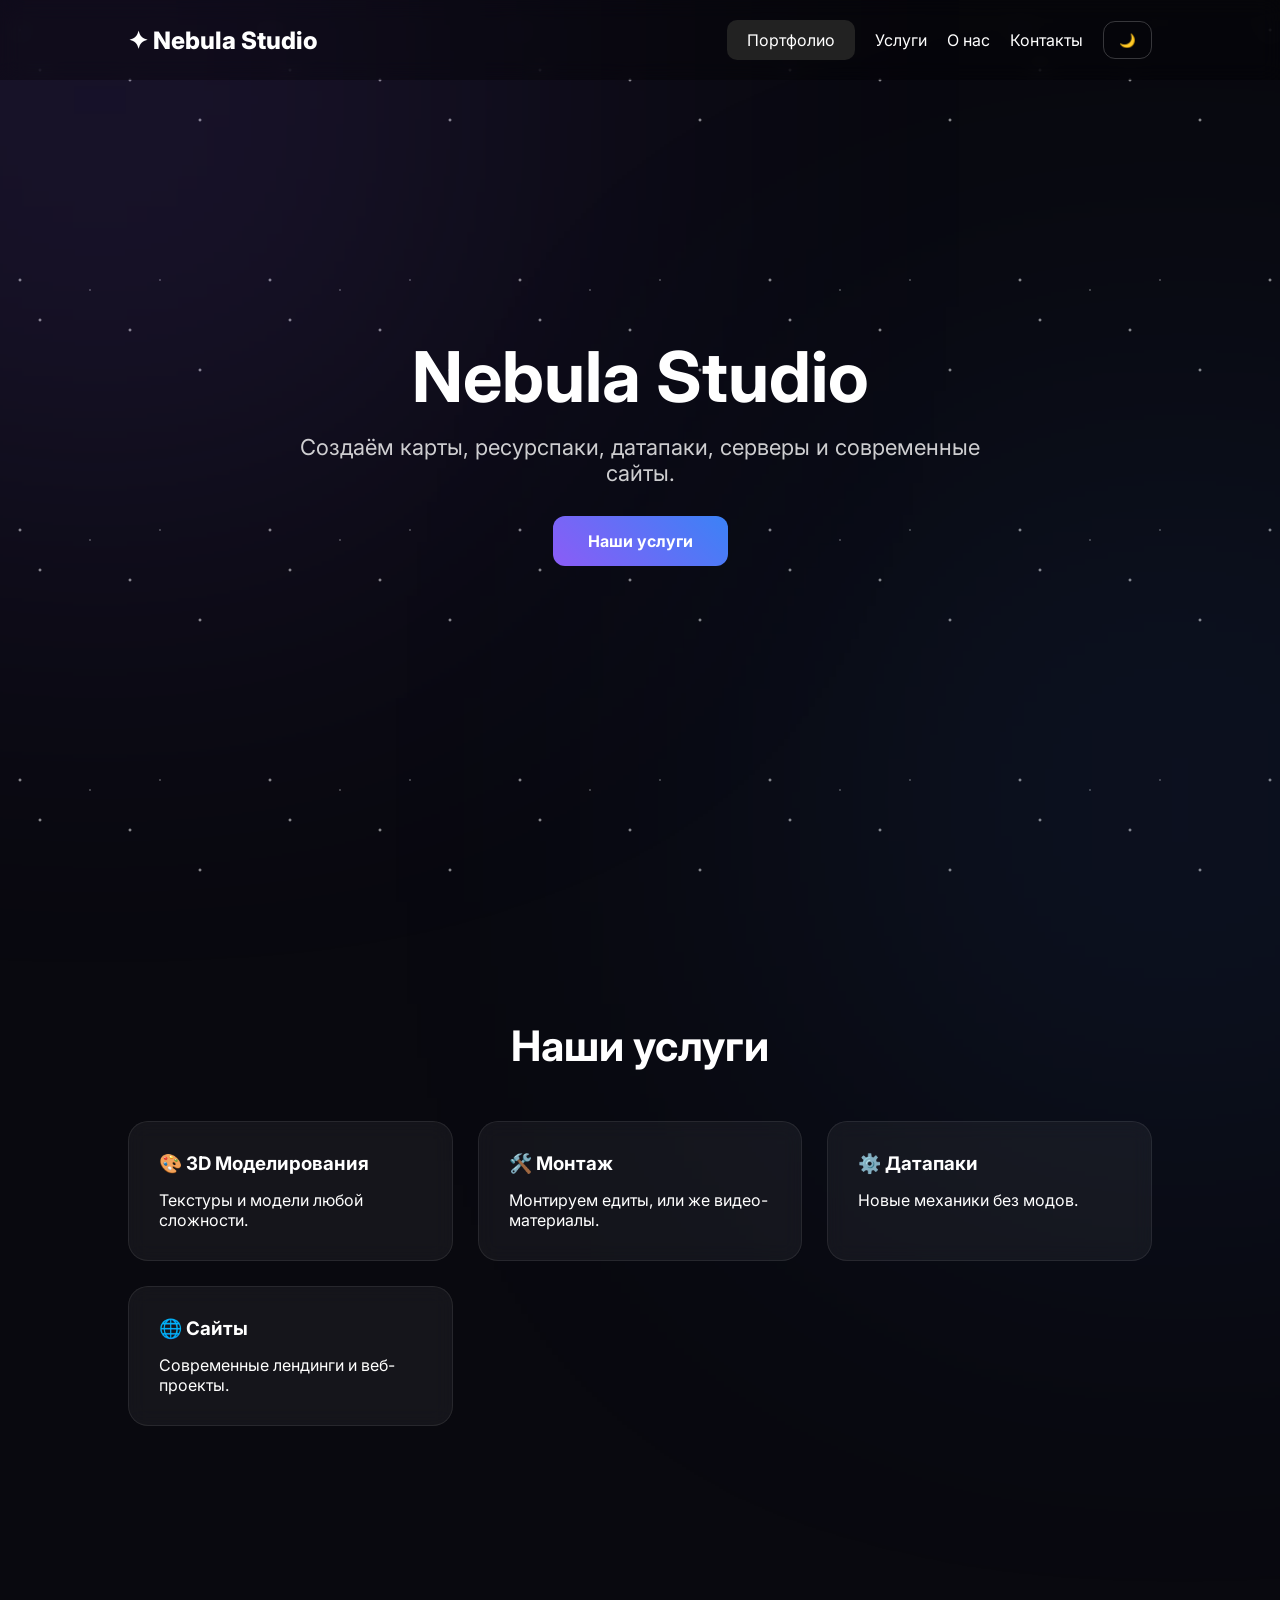
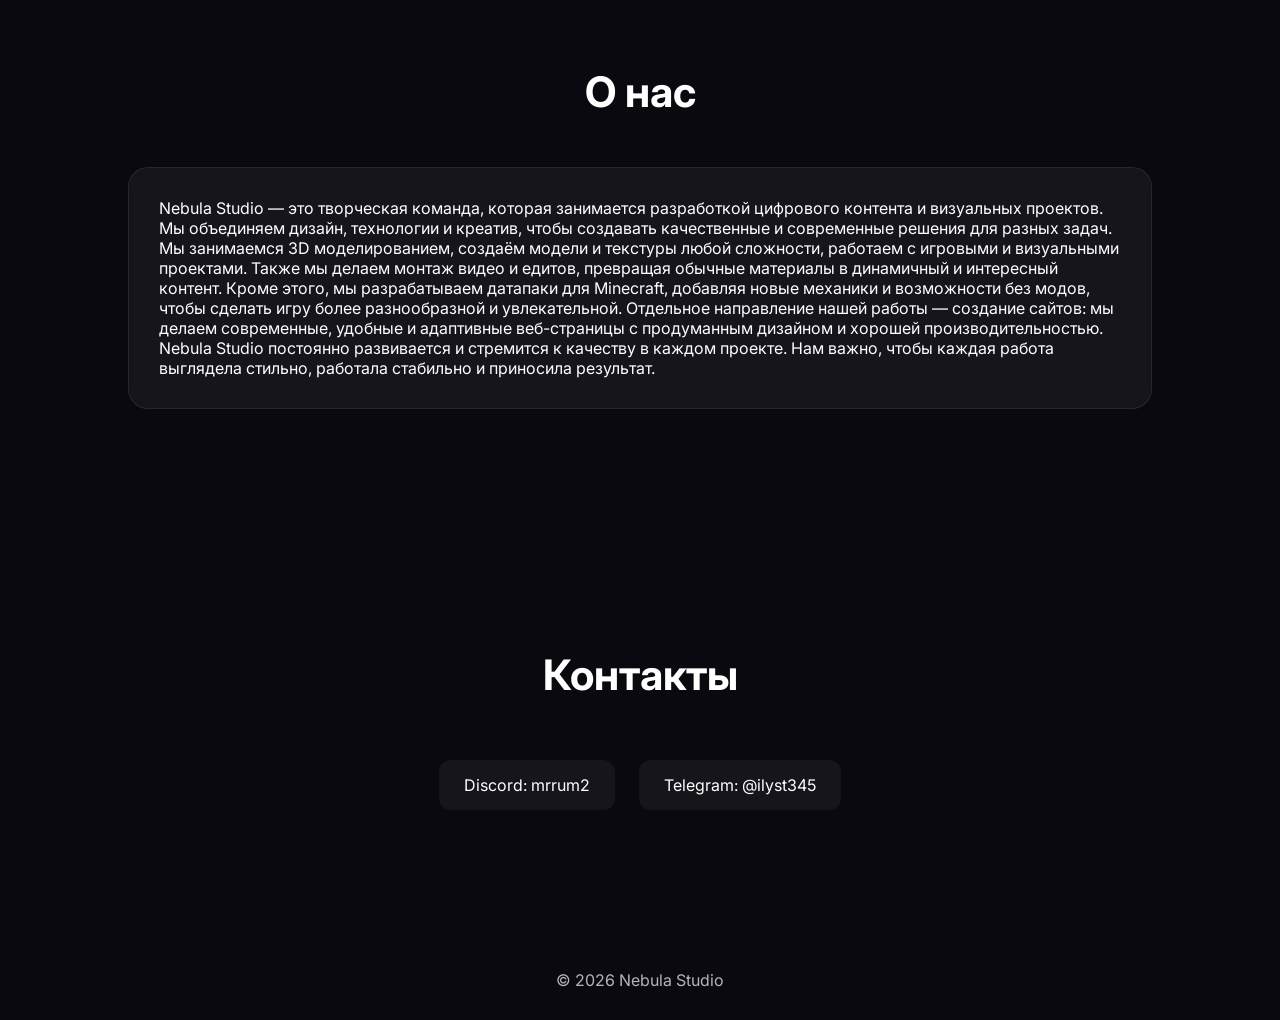
<file: index.html>
<!DOCTYPE html>
<html lang="ru">
<head>
<meta charset="UTF-8">
<meta name="viewport" content="width=device-width, initial-scale=1.0">
<title>Nebula Studio</title>

<link href="https://fonts.googleapis.com/css2?family=Inter:wght@400;600;700;800&display=swap" rel="stylesheet">

<style>
:root{
--bg:#09090f;
--text:#ffffff;
--card:rgba(255,255,255,.05);
}

*{
margin:0;
padding:0;
box-sizing:border-box;
font-family:'Inter',sans-serif;
scroll-behavior:smooth;
}

body{
background:var(--bg);
color:var(--text);
overflow-x:hidden;
transition:.3s;
}

.light{
--bg:#f5f5f5;
--text:#111111;
--card:#ffffff;
}

#stars{
position:fixed;
inset:0;
z-index:-3;
background-image:
radial-gradient(2px 2px at 20px 30px,#fff,transparent),
radial-gradient(2px 2px at 40px 70px,#fff,transparent),
radial-gradient(1px 1px at 90px 40px,#fff,transparent),
radial-gradient(2px 2px at 130px 80px,#fff,transparent),
radial-gradient(1px 1px at 160px 30px,#fff,transparent),
radial-gradient(2px 2px at 200px 120px,#fff,transparent);
background-size:250px 250px;
animation:starsMove 120s linear infinite;
opacity:.8;
}

@keyframes starsMove{
from{transform:translateY(0);}
to{transform:translateY(-1000px);}
}

body::before{
content:'';
position:fixed;
width:600px;
height:600px;
background:#8b5cf6;
filter:blur(250px);
opacity:.25;
top:-200px;
left:-200px;
z-index:-2;
}

body::after{
content:'';
position:fixed;
width:500px;
height:500px;
background:#3b82f6;
filter:blur(250px);
opacity:.2;
bottom:-150px;
right:-150px;
z-index:-2;
}

header{
position:fixed;
top:0;
width:100%;
padding:20px 10%;
display:flex;
justify-content:space-between;
align-items:center;
background:rgba(0,0,0,.3);
backdrop-filter:blur(10px);
z-index:1000;
}

.light header{
background:rgba(255,255,255,.8);
}

.logo{
font-size:24px;
font-weight:800;
}

nav{
display:flex;
gap:20px;
align-items:center;
}

nav a{
color:inherit;
text-decoration:none;
}

nav a:hover{
color:#8b5cf6;
}

#themeBtn{
background:none;
border:1px solid rgba(255,255,255,.2);
color:inherit;
padding:10px 15px;
border-radius:12px;
cursor:pointer;
}

.hero{
height:100vh;
display:flex;
flex-direction:column;
justify-content:center;
align-items:center;
text-align:center;
padding:20px;
}

.hero h1{
font-size:70px;
margin-bottom:15px;
}

.hero p{
font-size:22px;
max-width:700px;
opacity:.8;
margin-bottom:30px;
}

.btn{
padding:15px 35px;
border-radius:12px;
text-decoration:none;
background:linear-gradient(45deg,#8b5cf6,#3b82f6);
color:white;
font-weight:700;
}

.section{
padding:120px 10%;
}

.section-title{
font-size:42px;
text-align:center;
margin-bottom:50px;
}

.cards{
display:grid;
grid-template-columns:repeat(auto-fit,minmax(250px,1fr));
gap:25px;
}

.card{
background:var(--card);
backdrop-filter:blur(10px);
padding:30px;
border-radius:20px;
border:1px solid rgba(255,255,255,.08);
transition:.3s;
}

.card:hover{
transform:translateY(-10px);
border-color:#8b5cf6;
}

.card h3{
margin-bottom:15px;
}

.contact{
text-align:center;
}

.contact a{
display:inline-block;
margin:10px;
padding:15px 25px;
border-radius:12px;
background:var(--card);
text-decoration:none;
color:inherit;
}

footer{
text-align:center;
padding:30px;
opacity:.7;
}

@media(max-width:768px){

.hero h1{
font-size:48px;
}

.hero p{
font-size:18px;
}

header{
padding:15px;
}
}
</style>
</head>
<body>

<div id="stars"></div>

<header>
<div class="logo">✦ Nebula Studio</div>

<nav>

<a href="portfolio.html" style="text-decoration:none;">
  <div style="padding:10px 20px; background:#222; color:white; border-radius:10px;">
    Портфолио
  </div>
</a>
<a href="#services">Услуги</a>
<a href="#about">О нас</a>
<a href="#contact">Контакты</a>
<button id="themeBtn">🌙</button>
</nav>
</header>

<section class="hero">
<h1>Nebula Studio</h1>
<p>
Создаём карты, ресурспаки, датапаки, серверы и современные сайты.
</p>
<a href="#services" class="btn">Наши услуги</a>
</section>

<section class="section" id="services">

<h2 class="section-title">Наши услуги</h2>

<div class="cards">

<div class="card">
<h3>🎨 3D Моделирования</h3>
<p>Текстуры и модели любой сложности.</p>
</div>

  <div class="card">
<h3>🛠️ Монтаж</h3>
<p>Монтируем едиты, или же видео-материалы.</p>
</div>

<div class="card">
<h3>⚙️ Датапаки</h3>
<p>Новые механики без модов.</p>
</div>

<div class="card">
<h3>🌐 Сайты</h3>
<p>Современные лендинги и веб-проекты.</p>
</div>

</div>

</section>

<section class="section" id="about">

<h2 class="section-title">О нас</h2>

<div class="card">
  Nebula Studio — это творческая команда, которая занимается разработкой цифрового контента и
визуальных проектов. Мы объединяем дизайн, технологии и креатив, чтобы создавать качественные
и современные решения для разных задач.

  Мы занимаемся 3D моделированием, создаём модели и текстуры любой сложности, работаем с игровыми
и визуальными проектами. Также мы делаем монтаж видео и едитов, превращая обычные материалы в
динамичный и интересный контент. Кроме этого, мы разрабатываем датапаки для Minecraft, добавляя новые механики и возможности без модов, чтобы сделать игру более разнообразной и увлекательной. Отдельное направление нашей работы — создание сайтов: мы делаем современные, удобные и адаптивные веб-страницы с продуманным дизайном и хорошей производительностью.

Nebula Studio постоянно развивается и стремится к качеству в каждом проекте.
Нам важно, чтобы каждая работа выглядела стильно, работала стабильно и приносила результат.
</div>

</section>

<section class="section contact" id="contact">

<h2 class="section-title">Контакты</h2>

<a href="#">Discord: mrrum2</a>
<a href="https://t.me/ilyst345">Telegram: @ilyst345</a>

</section>

<footer>
© 2026 Nebula Studio
</footer>

<script>
const themeBtn = document.getElementById('themeBtn');

themeBtn.onclick = () => {
document.body.classList.toggle('light');

if(document.body.classList.contains('light')){
themeBtn.textContent='☀️';
}else{
themeBtn.textContent='🌙';
}
};
</script>

  <script>
const themeBtn = document.getElementById("themeBtn");

if(localStorage.getItem("theme") === "light"){
    document.body.classList.add("light");
    themeBtn.textContent = "☀️";
}

themeBtn.onclick = () => {
    document.body.classList.toggle("light");

    if(document.body.classList.contains("light")){
        themeBtn.textContent = "☀️";
        localStorage.setItem("theme","light");
    }else{
        themeBtn.textContent = "🌙";
        localStorage.setItem("theme","dark");
    }
};
</script>

</body>
</html>
</file>
